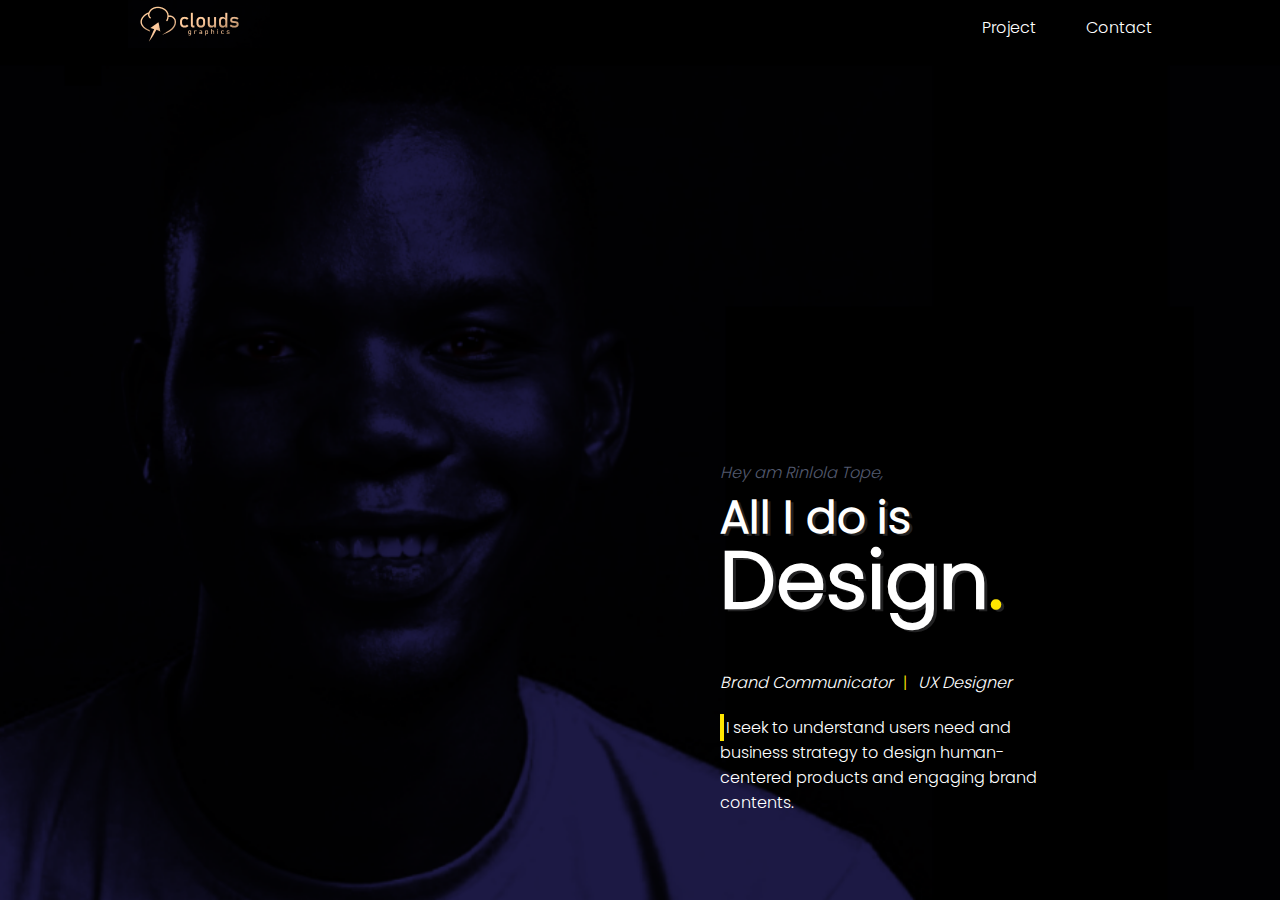
<file: index.html>
<!DOCTYPE html>
<html lang="en">
  <head>
    <meta charset="UTF-8" />
    <meta http-equiv="X-UA-Compatible" content="IE=edge" />
    <meta name="viewport" content="width=device-width, initial-scale=1.0" />
    <title>RINLOLA || Homepage</title>
    <link rel="stylesheet" href="assets/css/style.css" />
  </head>
  <body>
    <main class="homepage">
      <nav class="bg-black">
        <div class="container">
          <div class="logo">
            <a href="index.html">
              <img src="assets/img/logo.png" alt="rinlola-logo" />
            </a>
          </div>
          <div class="menu">
            <li class="nav-item right"><a href="project.html">Project</a></li>
            <li class="nav-item"><a href="contact.html">Contact</a></li>
          </div>
        </div>
      </nav>
      <div class="row">
        <div class="rinlola col-6 hide"></div>
        <div class="rinlola-about col-6">
          <div class="text-container">
            <p class="home-name">Hey am Rinlola Tope,</p>
            <h2 class="home-service">
              All I do is <span class="home-design">Design<span>.</span> </span>
            </h2>
            <p class="home-summary">Brand Communicator<span class="home-spacer">|</span>UX Designer</p>
            <p class="home-description">
              <span></span>
              I seek to understand users need and business strategy to design human-centered products and engaging brand
              contents.
            </p>
          </div>
        </div>
      </div>
    </main>
  </body>
</html>
</file>
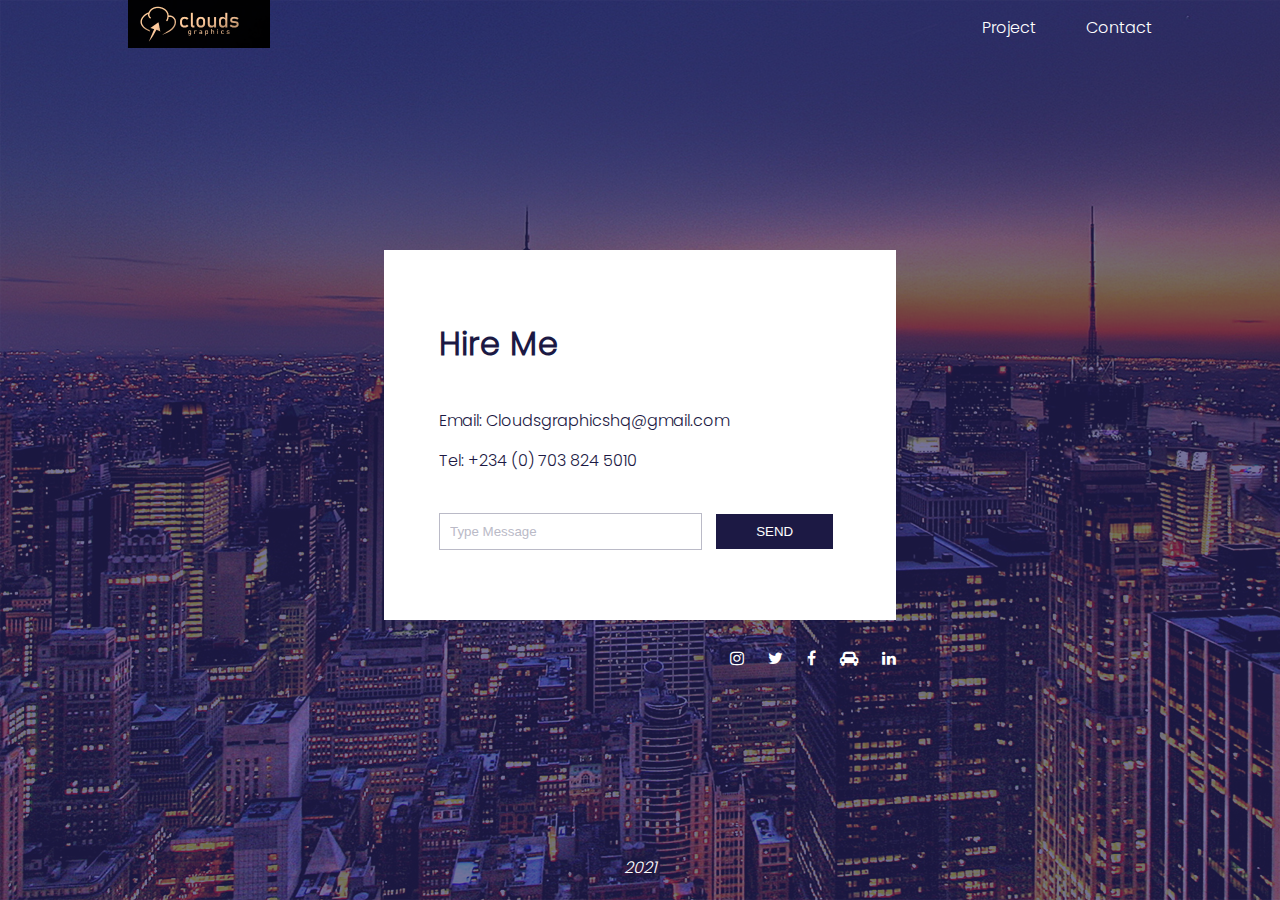
<file: contact.html>
<!DOCTYPE html>
<html lang="en">
  <head>
    <meta charset="UTF-8" />
    <meta http-equiv="X-UA-Compatible" content="IE=edge" />
    <meta name="viewport" content="width=device-width, initial-scale=1.0" />
    <title>RINLOLA || Contact</title>
    <link rel="stylesheet" href="assets/font-awesome/css/font-awesome.min.css" />
    <link rel="stylesheet" href="assets/css/style.css" />
  </head>
  <body>
    <div class="contact-bg">
      <div class="contact-overlay">
        <nav>
          <div class="container">
            <div class="logo">
              <a href="index.html">
                <img src="assets/img/logo.png" alt="rinlola-logo" />
              </a>
            </div>
            <div class="menu">
              <li class="nav-item right"><a href="project.html">Project</a></li>
              <li class="nav-item"><a href="contact.html">Contact</a></li>
            </div>
          </div>
        </nav>
        <main class="container row">
          <div class="contact-main">
            <div class="contact-box">
              <h1>Hire Me</h1>
              <p>Email: Cloudsgraphicshq@gmail.com</p>
              <p>Tel: +234 (0) 703 824 5010</p>

              <form action="" method="post">
                <input type="text" name="message" placeholder="Type Message" />
                <button type="submit" class="contact-btn">send</button>
              </form>
            </div>
            <div class="social-media">
              <a href="#">
                <i class="fa fa-instagram"></i>
              </a>
              <a href="#">
                <i class="fa fa-twitter"></i>
              </a>
              <a href="#">
                <i class="fa fa-facebook"></i>
              </a>
              <a href="#">
                <i class="fa fa-car"></i>
              </a>
              <a href="#">
                <i class="fa fa-linkedin no-pr"></i>
              </a>
            </div>
          </div>
        </main>
        <footer class="contact-footer">
          <p>2021</p>
        </footer>
      </div>
    </div>
  </body>
</html>
</file>
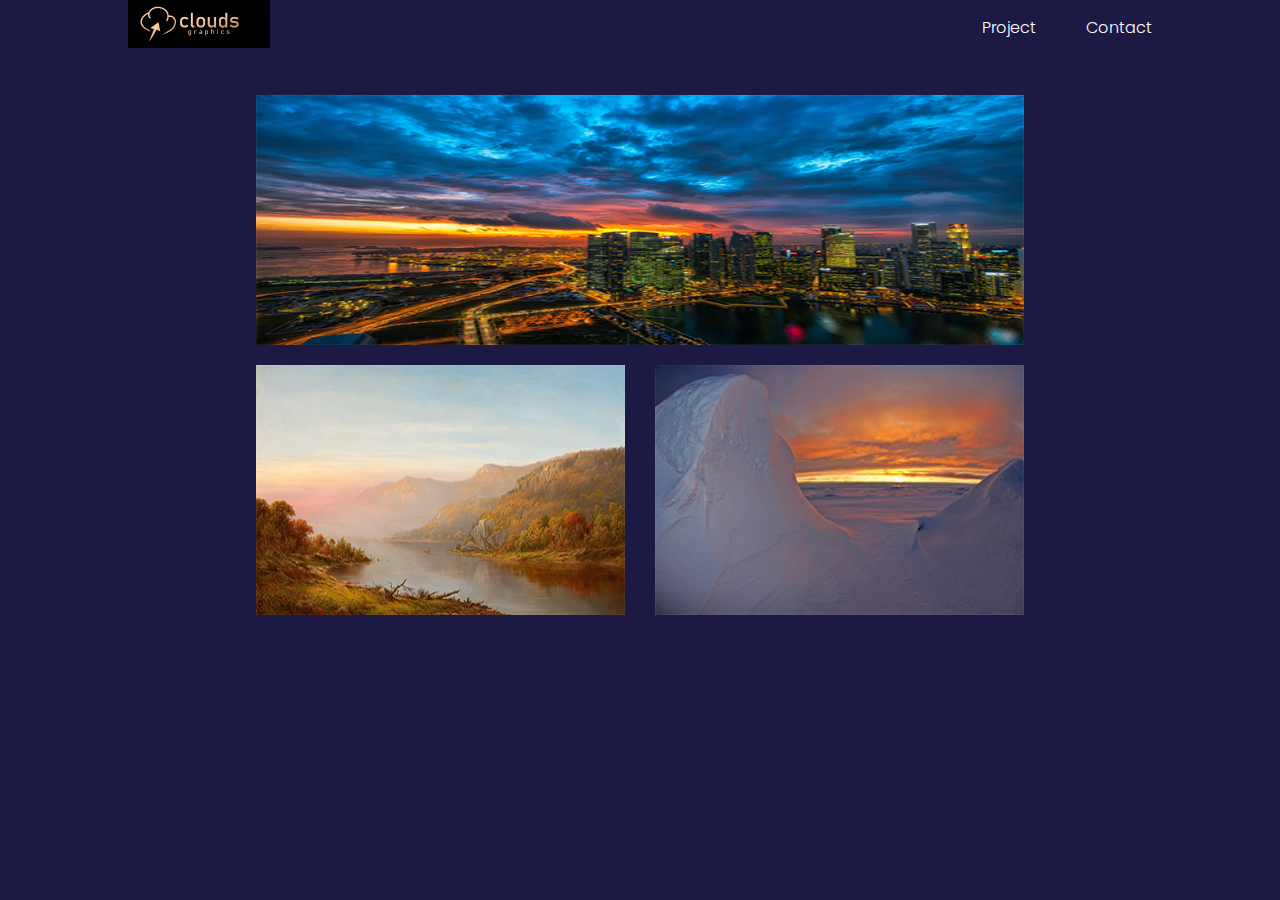
<file: project.html>
<!DOCTYPE html>
<html lang="en">
  <head>
    <meta charset="UTF-8" />
    <meta http-equiv="X-UA-Compatible" content="IE=edge" />
    <meta name="viewport" content="width=device-width, initial-scale=1.0" />
    <title>RINLOLA || Projects</title>
    <link rel="stylesheet" href="assets/font-awesome/css/font-awesome.min.css" />
    <link rel="stylesheet" href="assets/css/style.css" />
  </head>
  <body>
    <div class="project-bg">
        <nav>
          <div class="container">
            <div class="logo">
              <a href="index.html">
                <img src="assets/img/logo.png" alt="rinlola-logo" />
              </a>
            </div>
            <div class="menu">
              <li class="nav-item right"><a href="project.html">Project</a></li>
              <li class="nav-item"><a href="contact.html">Contact</a></li>
            </div>
          </div>
        </nav>
        
        <main class="container project-container">
            <div class="project-main">
                <img src="assets/img/10.jpg" alt="">
                <p>Brand Design</p>
            </div>
            <div class="project-row">
                <div class="col-5 project-sub project-sub-one">
                    <img src="assets/img/3.jpg" alt="">
                    <p>Web & UX Designs</p>
                </div>
                <div class="col-5 project-sub project-sub-two">
                    <img src="assets/img/4.jpg" alt="">
                    <p class="bg-black">Flyers</p>
                </div>
            </div>

        </main>
      </div>
    </div>
  </body>
</html>
</file>
<file: assets/css/style.css>
@font-face {
  font-family: p;
  src: url(../Poppins/Poppins-Light.ttf);
}
/* GENERAL STYLING */
* {
  margin: 0;
  padding: 0;
  box-sizing: content-box;
  color: blanchedalmond;
}
body {
  position: relative;
  font-family: p, sans-serif;
}
a {
  text-decoration: none;
}
li {
  list-style: none;
}

/* COLOR */
.bg-black {
  background: #000000;
}

/* CLASS  */
.container {
  width: 80%;
  margin: auto;
}

.row {
  display: flex;
  flex-wrap: wrap;
}

.col-8 {
  width: 60%;
}
.col-6 {
  width: 50%;
}
.col-5 {
  width: 48%;
}
.col-2 {
  width: 40%;
}

/* NAVIGATION BAR */
nav {
  background: transparent;
}
nav .container {
  display: flex;
  justify-content: space-between;
  align-items: center;
}
nav .menu {
  display: flex;
}
.nav-item.right {
  padding-right: 50px;
}
.nav-item a {
  color: #fff;
}

/* HOME PAGE */
.homepage {
  background: url("../img/rinlolabg.png");
  background-repeat: no-repeat;
  background-size: cover;
  background-position: center center;
  height: 100vh;
  width: 100%;
  overflow: hidden;
}
.homepage .row {
  height: inherit;
}
.rinlola {
  height: inherit;
  max-width: 100%;
}
.rinlola-about {
  display: flex;
  align-items: flex-end;
  margin-bottom: 140px;
}
.rinlola-about * {
  color: #ffffff;
}
.text-container {
  width: 55%;
  padding-left: 80px;
}
.home-name {
  color: #535a6f;
  font-style: italic;
  margin-bottom: 10px;
}
.home-design span,
.home-spacer {
  color: #ffe600;
}
.home-service {
  margin-bottom: 50px;
  font-size: 45px;
  line-height: 1;
  text-shadow: 3px 2px #212122;
}
.home-design {
  font-size: 80px;
}
.home-summary {
  font-style: italic;
  margin-bottom: 20px;
}
.home-spacer {
  margin: 0 10px;
  font-style: normal;
}
.home-description span {
  border: 2px solid #ffe600;
  margin-right: 2px;
}

/* PROJECT PAGE */
.project-bg {
  background: #1c1944;
  height: 100vh;
  width: 100%;
  overflow: hidden;
}
.project-container {
  width: 60%;
  margin: auto;
  max-width: 100%;
  position: relative;
  margin-top: 40px;
}
.project-main {
  margin-bottom: 20px;
  height: 250px;
  position: relative;
}
.project-main img {
  width: 100%;
  height: inherit;
}
.project-row {
  display: flex;
  flex-wrap: wrap;
  justify-content: space-between;
}
.project-sub {
  height: 250px;
  position: relative;
}
.project-sub img {
  max-width: 100%;
  width: 100%;
  height: inherit;
}
.project-main p,
.project-sub p {
  position: absolute;
  top: 0%;
  left: 0%;
  right: 0;
  bottom: 0;
  display: flex;
  align-items: center;
  justify-content: center;
  opacity: 0;
  transition: all 0.5s;
  font-size: 40px;
}
.project-main p {
  background: #ff0000be;
}
.project-sub-one p {
  background: #000000d8;
}
.project-sub-two p {
  background: #ffee00be;
}
.project-main p:hover,
.project-sub p:hover {
  opacity: 100%;
  transition: all 0.9s;
}

/* CONTACT PAGE */
.contact-bg {
  height: 100vh;
  width: 100%;
  background: url("../img/1.jpg");
  background-repeat: no-repeat;
  background-size: cover;
}
.contact-overlay {
  background: #282364a4;
  height: inherit;
}
.contact-overlay .row {
  justify-content: center;
  align-items: center;
  align-content: center;
  height: 90%;
}
.contact-main {
  width: 50%;
  margin: auto;
}
.contact-box * {
  color: #1c1944;
}
.contact-box {
  background: #fff;
  margin: auto;
  padding: 70px 55px;
}
.contact-box h1 {
  margin-bottom: 40px;
}
.contact-box p {
  margin-bottom: 15px;
}
.contact-box form {
  margin-top: 40px;
}
.contact-box input {
  padding: 10px 10px;
  width: 60%;
  margin-right: 10px;
  border: 1px solid #babac7;
}
.contact-box input::placeholder {
  color: #babac7;
}
.contact-btn {
  padding: 10px 40px;
  color: #fff;
  background: #1c1944;
  border: none;
  outline: none;
  text-transform: uppercase;
  /* width: 40%; */
}
.social-media {
  text-align: right;
}
.social-media i {
  color: #fff;
  padding-right: 20px;
  margin-top: 30px;
}
.social-media i:hover {
  font-size: 20px;
  transition: 0.3s;
}
.social-media .no-pr {
  padding-right: 0px;
}
.contact-footer {
  position: absolute;
  bottom: 20px;
  text-align: center;
  width: 100%;
  font-style: italic;
}
.contact-footer p {
  color: #fff;
}

@media (max-width: 768px) {
  /* HOMEPAGE */
  .homepage {
    background-position: center top;
  }
  .text-container {
    width: 90%;
    padding-left: 0px;
  }

  /* PROJECT PAGE */
  .project-container {
    width: 70%;
    margin: auto;
    max-width: 100%;
    position: relative;
    margin-top: 40px;
  }

  /* CONTACT PAGE */
  .contact-main {
    width: 90%;
  }
}
@media (max-width: 420px) {
  /* GENERAL STYLING AND CLASS STYLING */
  .container {
    width: 90%;
  }
  .col-6 {
    width: 100%;
  }
  .col-5 {
    width: 100%;
  }

  /* NAVIGATION BAR */
  .nav-item.right {
    padding-right: 30px;
  }

  /* HOMEPAGE */
  .homepage {
    background-size: cover;
    background-position: bottom;
  }
  .text-container {
    width: 90%;
    padding-left: 0px;
  }
  .hide {
    display: none;
  }
  .rinlola-about {
    margin-bottom: 90px;
    align-items: flex-end;
    justify-content: center;
  }

  /* PROJECT PAGE */
  .project-bg {
    background: #1c1944;
    height: 100vh;
    width: 100%;
    overflow: auto;
  }
  .project-sub {
    margin-bottom: 20px;
  }

  /* CONTACT PAGE */
  .contact-main {
    width: 100%;
  }
  .contact-box {
    padding: 70px 30px;
  }
  .contact-box form {
    width: 100%;
    max-width: 100%;
  }
  .contact-box input {
    width: 93%;
    display: block;
    padding: 10px 10px;
    margin-bottom: 10px;
  }
  .contact-btn {
    width: 100%;
    display: block;
    padding: 10px 0;
  }
}
</file>
